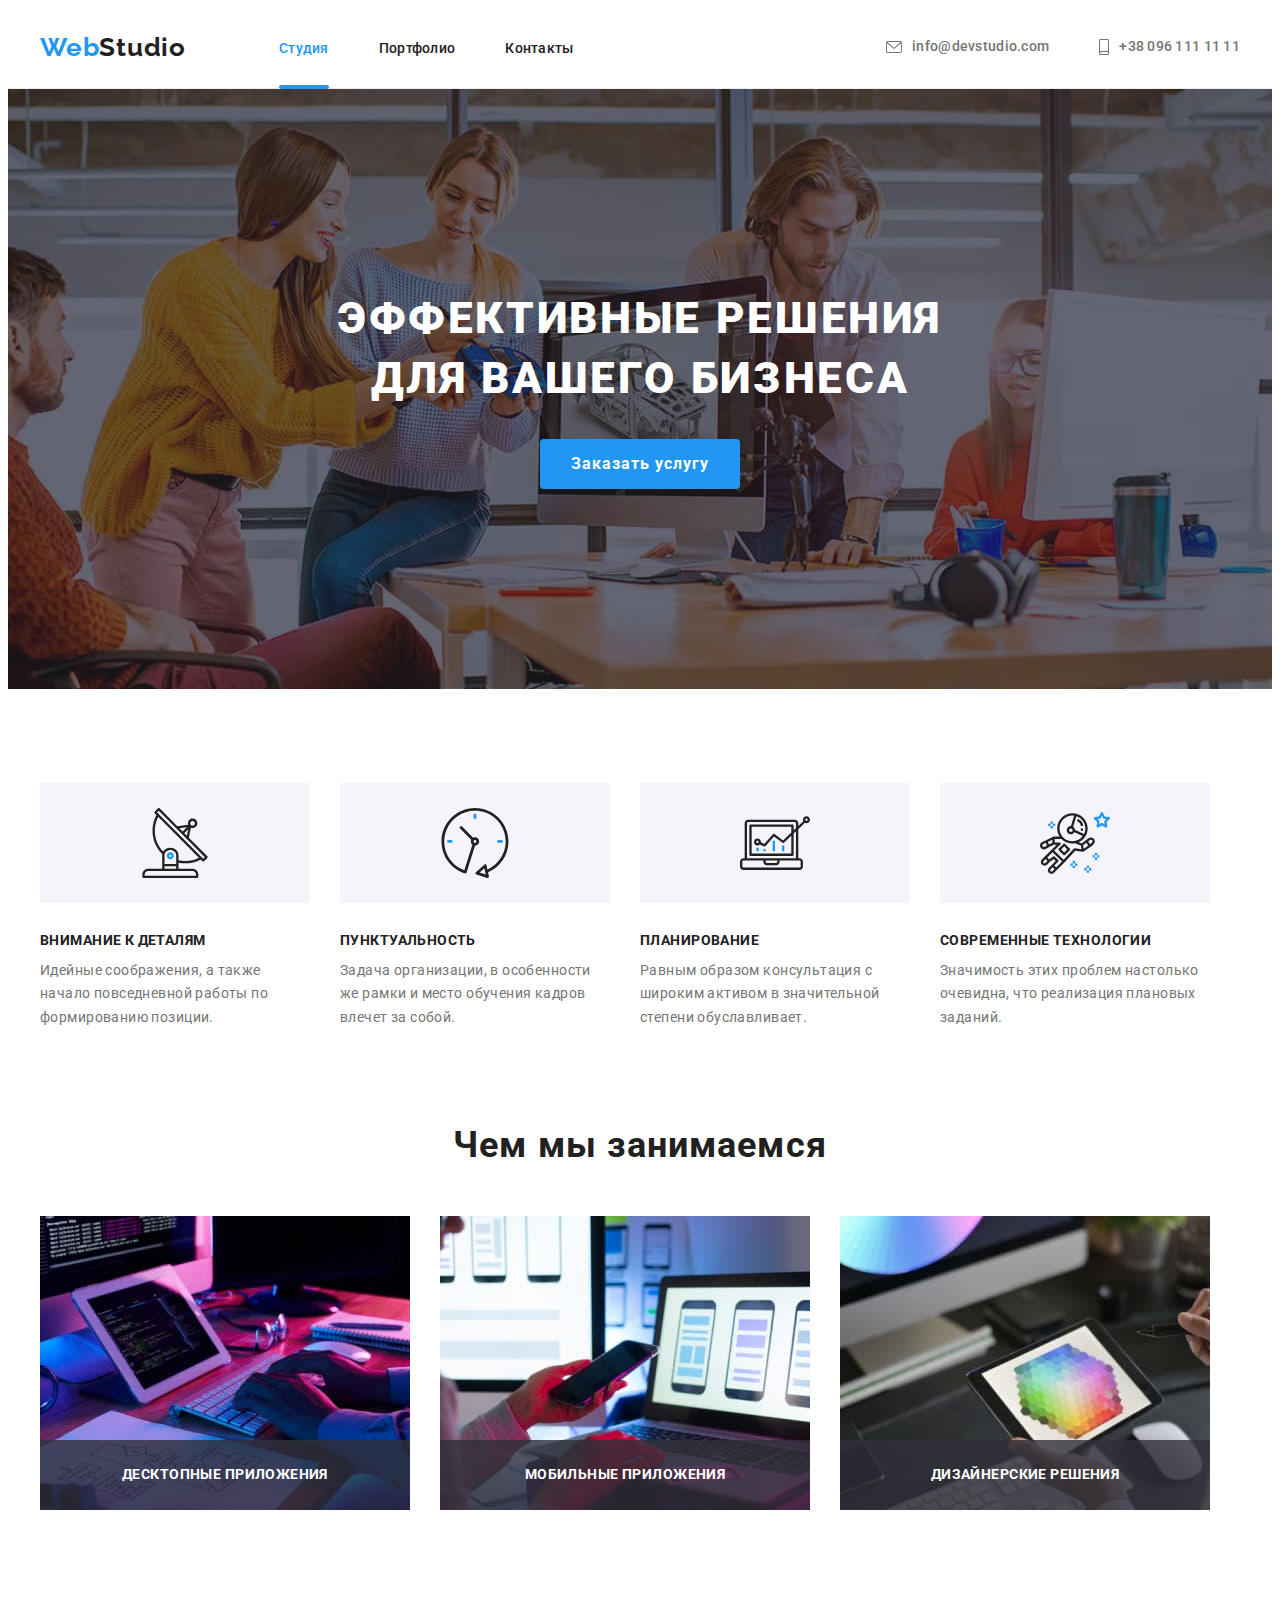
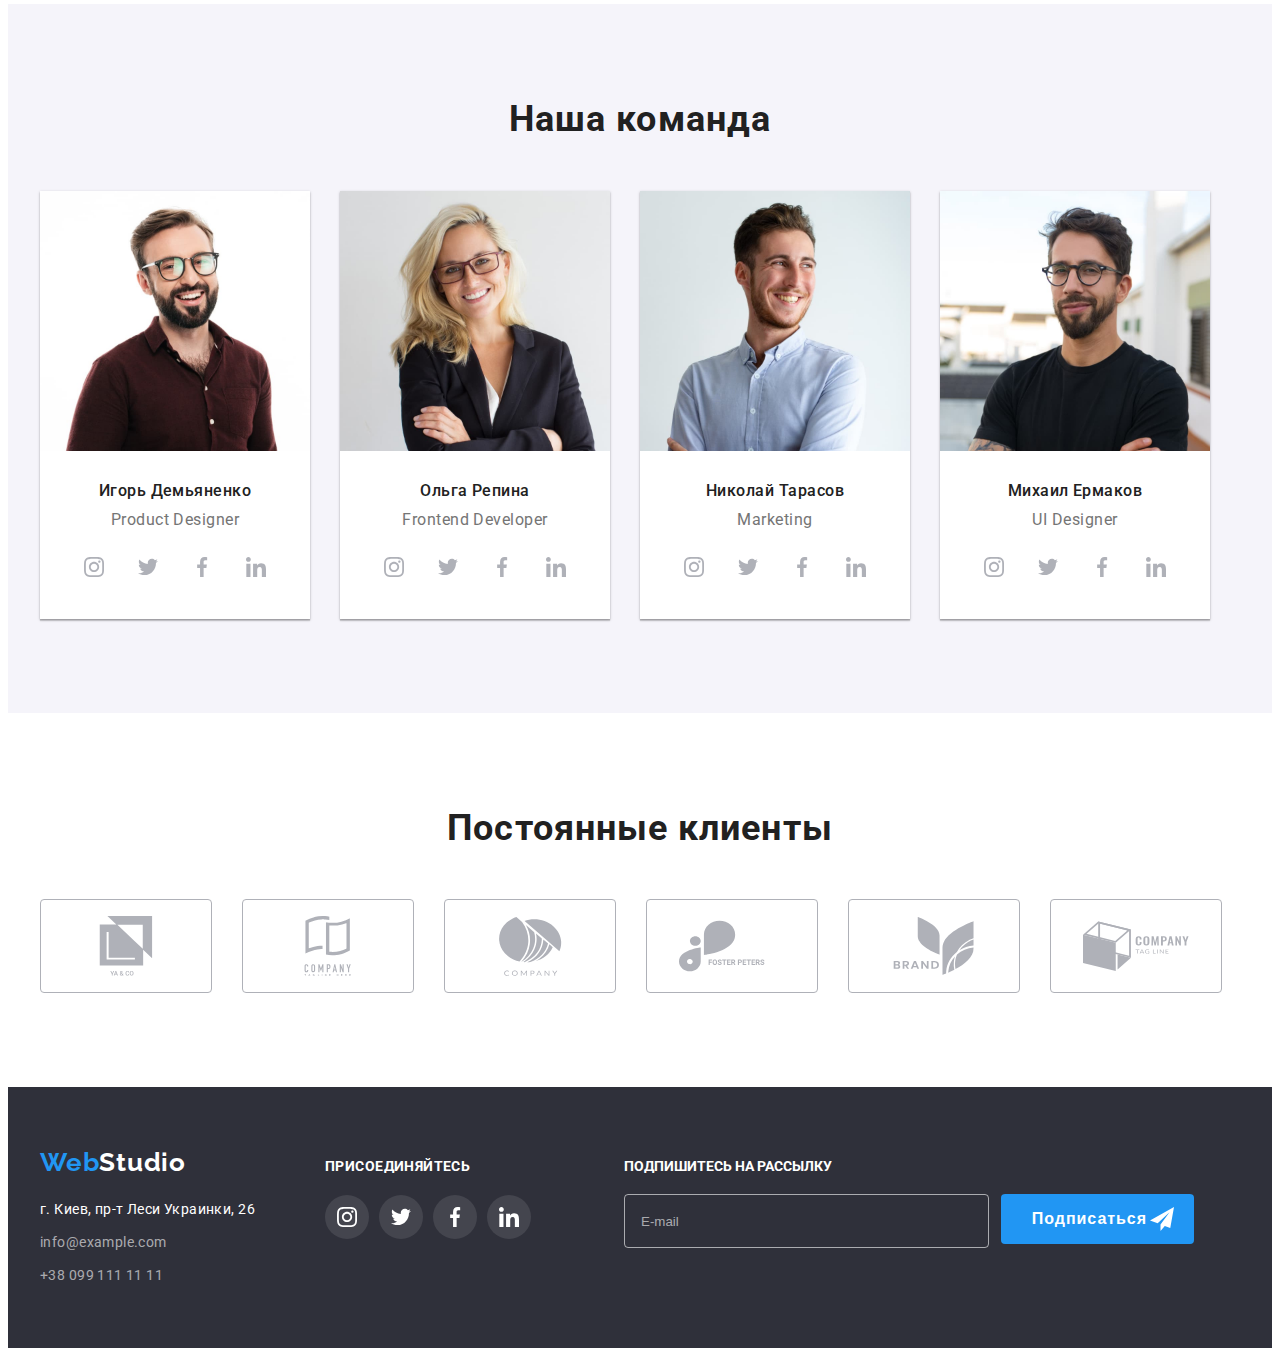
<file: index.html>
<!DOCTYPE html>
<html lang="ru">
<head>
    <meta charset="UTF-8">
    <meta http-equiv="X-UA-Compatible" content="IE=edge">
    <meta name="viewport" content="width=device-width, initial-scale=1.0">
    <title>Document</title>
    <link href="https://fonts.googleapis.com/css2?family=Raleway:wght@700&family=Roboto:wght@400;500;700;900&display=swap"
         rel="stylesheet">
    <link rel="stylesheet" href="https://cdnjs.cloudflare.com/ajax/libs/modern-normalize/1.1.0/modern-normalize.min.css" integrity="sha512-wpPYUAdjBVSE4KJnH1VR1HeZfpl1ub8YT/NKx4PuQ5NmX2tKuGu6U/JRp5y+Y8XG2tV+wKQpNHVUX03MfMFn9Q==" crossorigin="anonymous" referrerpolicy="no-referrer" />
    <link rel="stylesheet" href="./css/styles.css" />  
</head>
 
<body class="start-page"> 
    <header class="header">
        <div class="container">
            <a href="" class="header-logo link">Web<span class="header-logo-black link">Studio</span></a> 
        <ul class="header-list list ">
            <li class="header-item"><a href="" class="header-link head-text current link">Студия</a></li>
            <li class="header-item"><a href="./portfolio.html" class="header-link head-text link">Портфолио</a></li>
            <li class="header-item"><a href="" class="header-link head-text link">Контакты</a></li>
        </ul>
    
        <div class="header-nav">
        <nav class="header-navigation">
            
            <ul class="header-address list">
                <li class="header-contacts"><a href="mailto:info@devstudio.com" class="header-mail-link head-text link">
                    <svg class="header-mail-icon" width="16" height="12">
                        <use href="./images/symbol-defs.svg#icon-envelope"></use>
                    </svg>info@devstudio.com
                </a>
                </li>
                <li class="header-contacts"><a href="tel:+380961111111" class="header-tel-link head-text link">
                    <svg class="header-tel-icon" width="10" height="16">
                        <use href="./images/symbol-defs.svg#icon-smartphone"></use>
                    </svg>+38 096 111 11 11
                </a>
            </li>
            </ul>
        </nav>
        </div>
        </div>
    </header>

    <main>
        <section class="hero">
            <div class="container">
            <h1 class="hero-title">
                ЭФФЕКТИВНЫЕ РЕШЕНИЯ <br /> 
                ДЛЯ ВАШЕГО БИЗНЕСА
            </h1>
                <button type="button" class="hero-btn" data-modal-open>Заказать услугу</button>
            </div>
        </section>
        
        <section class="features">
            <div class="container">
            <ul class="features-list list">
        <li class="features-item">
            <div class="features-icon">
                <svg class="features-icon-image" width="70" height="70">
                    <use href="./images/symbol-defs.svg#icon-antenna"></use>
                </svg>
            </div>
            <h3 class="features-top-text">Внимание к деталям</h3>
        <p class="features-text secondary-text">Идейные соображения, а также начало повседневной работы по формированию позиции.</p>
        </li>
        <li class="features-item">
            <div class="features-icon">
                <svg class="features-icon-image" width="70" height="70">
                    <use href="./images/symbol-defs.svg#icon-clock"></use>
                </svg>
            </div>
            <h3 class="features-top-text">Пунктуальность</h3>
        <p class="features-text secondary-text">Задача организации, в особенности же рамки и место обучения кадров влечет за собой.</p>
        </li>
        <li class="features-item">
            <div class="features-icon">
                <svg class="features-icon-image" width="70" height="70">
                    <use href="./images/symbol-defs.svg#icon-diagram"></use>
                </svg>
            </div>
            <h3 class="features-top-text">Планирование</h3>
        <p class="features-text secondary-text">Равным образом консультация с широким активом в значительной степени обуславливает.</p>
        </li>
        <li class="features-item">
            <div class="features-icon">
                <svg class="features-icon-image" width="70" height="70">
                    <use href="./images/symbol-defs.svg#icon-astronaut"></use>
                </svg>
            </div>
            <h3 class="features-top-text">Современные технологии</h3>
        <p class="features-text secondary-text">Значимость этих проблем настолько очевидна, что реализация плановых заданий.</p>
        </li>
            </ul>
        </div>
        </section>

        <section class="work">
            <div class="container">
            <h2 class="work-title">Чем мы занимаемся</h2>
            
            <ul class="work-pictures list">
                <li class="work-image">
                    <div class="work-box">
                    <img src="./images/photo_hands_1.jpg" alt="руки на клавиатуре"
                     width="370" height="294">
                    <p class="work-text">ДЕСКТОПНЫЕ ПРИЛОЖЕНИЯ</p>
                    </div>
                    </li>
                <li class="work-image">
                    <div class="work-box">
                    <img src="./images/photo_hands_2.jpg" alt="в руке телефон"
                    width="370" height="294">
                <p class="work-text">МОБИЛЬНЫЕ ПРИЛОЖЕНИЯ</p>
                    </div>
                </li>
                <li class="work-image">
                    <div class="work-box">
                    <img src="./images/photo_hands_3.jpg" alt="в руке планшет"
                    width="370" height="294">
                <p class="work-text">ДИЗАЙНЕРСКИЕ РЕШЕНИЯ</p>
                    </div>
                </li>
            </ul>
        </div>
        </section>

        <section class="team">
            <div class="container">
            <h2 class="team-title">Наша команда</h2>
            <ul class="team-pictures list">
                <li class="team-image">
                    <img src="./images/ihor.jpg" alt="фото сотрудника" width="270" height="260" class="team-img">
                <div class="team-box">
                    <h3 class="team-name">Игорь Демьяненко</h3>
                    <p lang="en" class="team-text">Product Designer</p>
                    <ul class="team-social-list list">
                        <li class="team-social-item"><a href="" class="team-social-link">
                            <svg class="team-social-icon" width="20" height="20">
                                <use href="./images/symbol-defs.svg#icon-instagram"></use>
                            </svg>
                        </a>
                    </li>
                        <li class="team-social-item"><a href="" class="team-social-link">
                            <svg class="team-social-icon" width="20" height="20">
                                <use href="./images/symbol-defs.svg#icon-twitter"></use>
                            </svg>
                        </a>
                    </li>
                        <li class="team-social-item"><a href="" class="team-social-link">
                            <svg class="team-social-icon" width="20" height="20">
                                <use href="./images/symbol-defs.svg#icon-facebook"></use>
                            </svg>
                        </a>
                    </li>
                        <li class="team-social-item"><a href="" class="team-social-link">
                            <svg class="team-social-icon" width="20" height="20">
                                <use href="./images/symbol-defs.svg#icon-linkedin"></use>
                            </svg>
                        </a>
                    </li>
                    </ul>
                </div>
                </li>
                <li class="team-image">
                    <img src="./images/olga.jpg" alt="фото сотрудника" width="270" height="260" class="team-img">
                <div class="team-box">
                    <h3 class="team-name">Ольга Репина</h3>
                    <p lang="en" class="team-text">Frontend Developer</p>
                    <ul class="team-social-list list">
                        <li class="team-social-item"><a href="" class="team-social-link">
                            <svg class="team-social-icon" width="20" height="20">
                                <use href="./images/symbol-defs.svg#icon-instagram"></use>
                            </svg>
                        </a>
                    </li>
                        <li class="team-social-item"><a href="" class="team-social-link">
                            <svg class="team-social-icon" width="20" height="20">
                                <use href="./images/symbol-defs.svg#icon-twitter"></use>
                            </svg>
                        </a>
                    </li>
                        <li class="team-social-item"><a href="" class="team-social-link">
                            <svg class="team-social-icon" width="20" height="20">
                                <use href="./images/symbol-defs.svg#icon-facebook"></use>
                            </svg>
                        </a>
                    </li>
                        <li class="team-social-item"><a href="" class="team-social-link">
                            <svg class="team-social-icon" width="20" height="20">
                                <use href="./images/symbol-defs.svg#icon-linkedin"></use>
                            </svg>
                        </a>
                    </li>
                    </ul>
                </div>
                </li>
                <li class="team-image">
                    <img src="./images/nikolay.jpg" alt="фото сотрудника" width="270" height="260" class="team-img">
                <div class="team-box">
                    <h3 class="team-name">Николай Тарасов</h3>
                    <p lang="en" class="team-text">Marketing</p>
                    <ul class="team-social-list list">
                        <li class="team-social-item"><a href="" class="team-social-link">
                            <svg class="team-social-icon" width="20" height="20">
                                <use href="./images/symbol-defs.svg#icon-instagram"></use>
                            </svg>
                        </a>
                    </li>
                        <li class="team-social-item"><a href="" class="team-social-link">
                            <svg class="team-social-icon" width="20" height="20">
                                <use href="./images/symbol-defs.svg#icon-twitter"></use>
                            </svg>
                        </a>
                    </li>
                        <li class="team-social-item"><a href="" class="team-social-link">
                            <svg class="team-social-icon" width="20" height="20">
                                <use href="./images/symbol-defs.svg#icon-facebook"></use>
                            </svg>
                        </a>
                    </li>
                        <li class="team-social-item"><a href="" class="team-social-link">
                            <svg class="team-social-icon" width="20" height="20">
                                <use href="./images/symbol-defs.svg#icon-linkedin"></use>
                            </svg>
                        </a>
                    </li>
                    </ul>
                </div>
                </li>
                <li class="team-image">
                    <img src="./images/michael.jpg" alt="фото сотрудника" width="270" height="260" class="team-img">
                <div class="team-box">
                    <h3 class="team-name">Михаил Ермаков</h3>
                    <p lang="en" class="team-text">UI Designer</p>
                    <ul class="team-social-list list">
                        <li class="team-social-item"><a href="" class="team-social-link">
                            <svg class="team-social-icon" width="20" height="20">
                                <use href="./images/symbol-defs.svg#icon-instagram"></use>
                            </svg>
                        </a>
                    </li>
                        <li class="team-social-item"><a href="" class="team-social-link">
                            <svg class="team-social-icon" width="20" height="20">
                                <use href="./images/symbol-defs.svg#icon-twitter"></use>
                            </svg>
                        </a>
                    </li>
                        <li class="team-social-item"><a href="" class="team-social-link">
                            <svg class="team-social-icon" width="20" height="20">
                                <use href="./images/symbol-defs.svg#icon-facebook"></use>
                            </svg>
                        </a>
                    </li>
                        <li class="team-social-item"><a href="" class="team-social-link">
                            <svg class="team-social-icon" width="20" height="20">
                                <use href="./images/symbol-defs.svg#icon-linkedin"></use>
                            </svg>
                        </a>
                    </li>
                    </ul>
                </div>
                </li>
            </ul>
        </div>
        </section>

        <section class="clients">
            <div class="container">
            <h2 class="clients-title">Постоянные клиенты</h2>
            <ul class="clients-list list">
                <li class="clients-item"><a href="" class="clients-link">
                    <svg class="clients-link-icon" width="106" height="60">
                        <use href="./images/symbol-defs.svg#icon-Logo-1"></use>
                    </svg>
                </a>
            </li>
                <li class="clients-item"><a href="" class="clients-link">
                    <svg class="clients-link-icon" width="106" height="60">
                        <use href="./images/symbol-defs.svg#icon-Logo-2"></use>
                    </svg>
                </a>
            </li>
                <li class="clients-item"><a href="" class="clients-link">
                    <svg class="clients-link-icon" width="106" height="60">
                        <use href="./images/symbol-defs.svg#icon-Logo-3"></use>
                    </svg>
                </a>
            </li>
                <li class="clients-item"><a href="" class="clients-link">
                    <svg class="clients-link-icon" width="106" height="60">
                        <use href="./images/symbol-defs.svg#icon-Logo-4"></use>
                    </svg>
                </a>
            </li>
                <li class="clients-item"><a href="" class="clients-link">
                    <svg class="clients-link-icon" width="106" height="60">
                        <use href="./images/symbol-defs.svg#icon-Logo-5"></use>
                    </svg>
                </a>
            </li>
                <li class="clients-item"><a href="" class="clients-link">
                    <svg class="clients-link-icon" width="106" height="60">
                        <use href="./images/symbol-defs.svg#icon-Logo-6"></use>
                    </svg>
                </a>
            </li>
            </ul>
            </div>
        </section>
    </main>

    <footer class="footer">
<div class="container">
    <div class="footer-address">
        <a href="" class="footer-logo link">Web<span class="footer-logo-white link">Studio</span></a> 
        <address class="address">
            <ul class="address-list list">
                <li class="address-item"><a href="" class="footer-address-street secondary-text link">г. Киев, пр-т Леси Украинки, 26</a></li>
                <li class="address-item"><a href="mailto:info@example.com" class="footer-mail-link secondary-text link">info@example.com</a></li>
                <li class="address-item"><a href="tel:+380991111111" class="footer-tel-link secondary-text link">+38 099 111 11 11</a></li>
            </ul>
        </address>
    </div>

        <div class="footer-social">
            <h3 class="footer-social-title">ПРИСОЕДИНЯЙТЕСЬ</h3>
            <ul class="footer-social-list list">
                <li class="footer-social-item"><a href="" class="footer-social-link link">
                    <svg class="footer-social-icon" width="20" height="20">
                        <use href="./images/symbol-defs.svg#icon-instagram"></use>
                    </svg>
                </a>
            </li>
                <li class="footer-social-item"><a href="" class="footer-social-link link">
                    <svg class="footer-social-icon" width="20" height="20">
                        <use href="./images/symbol-defs.svg#icon-twitter"></use>
                    </svg>
                </a>
            </li>
                <li class="footer-social-item"><a href="" class="footer-social-link link">
                    <svg class="footer-social-icon" width="20" height="20">
                        <use href="./images/symbol-defs.svg#icon-facebook"></use>
                    </svg>
                </a>
            </li>
                <li class="footer-social-item"><a href="" class="footer-social-link link">
                    <svg class="footer-social-icon" width="20" height="20">
                        <use href="./images/symbol-defs.svg#icon-linkedin"></use>
                    </svg>
                </a>
            </li>
            </ul>
        </div>

        <form class="mailing-list">

            <p class="mailing-title">ПОДПИШИТЕСЬ НА РАССЫЛКУ</p>
            <div class="subscribe-field" role="group">
              <input class="subscribe-email" type="email" name="subscribe" placeholder="E-mail" />

              <button class="subscribe-btn" type="submit">
                <span class="subscribe-text">Подписаться</span>
                <svg class="subscribe-icon" width="24" height="24">
                    <use href="./images/symbol-defs.svg#icon-send"></use>
                </svg>
              </button>
            </div>
          </form>
    </div>
    </footer>


    <div class="backdrop is-hidden" data-modal>
      <div class="modal">
        <button type="button" class="modal-btn" data-modal-close>
            <svg class="modal-icon" width="30" height="30">
                <use href="./images/symbol-defs.svg#icon-close"></use>
            </svg>
        </button>
        
        <p class="modal-tittle">Оставьте свои данные, мы вам перезвоним</p>

        <form>

        <div class="modal-field">
            <label class="modal-label" for="name">Имя</label>
            <div class="modal-input-wrap">
            <input type="text" class="modal-input" name="name" id="name"/>
        
        <svg class="input-icon" width="18" height="18">
            <use href="./images/symbol-defs.svg#icon-person-black"></use>
        </svg>
            </div>
        </div>

        <div class="modal-field">
            <label class="modal-label" for="tel">Телефон</label>
            <div class="modal-input-wrap">
            <input type="tel" class="modal-input" name="tel" id="tel"/>
        
        <svg class="input-icon" width="18" height="18">
            <use href="./images/symbol-defs.svg#icon-phone-black"></use>
        </svg>
            </div>
        </div>

        <div class="modal-field">
            <label class="modal-label" for="email">Почта</label>
            <div class="modal-input-wrap">
            <input type="email" class="modal-input" name="email" id="email"/>
        
        <svg class="input-icon" width="18" height="18">
            <use href="./images/symbol-defs.svg#icon-email-black"></use>
        </svg>
            </div>
        </div>

        <div class="modal-comment-field">
            <label class="modal-label" for="comment">Комментарий</label>
            <textarea name="comment" id="comment" placeholder="Введите текст" class="modal-comment"></textarea>
        </div>

        <div class="modal-checkbox-field">
            <input type="checkbox" class="input-check visually-hidden" id="input-check" name="policy" value="policy" />
            <label for="input-check" class="check-text">
            <a class="checkbox-text">Соглашаюсь с рассылкой и принимаю</a>
            <a href="" class="checkbox-link cursor">Условия договора</a>
            </label>

        </div>

            <button type="submit" class="modal-submit-btn">Отправить</button>

        </form> 
      </div>  
    </div>
    <script src="./js/modal.js"></script>
</body>
</html>
</file>
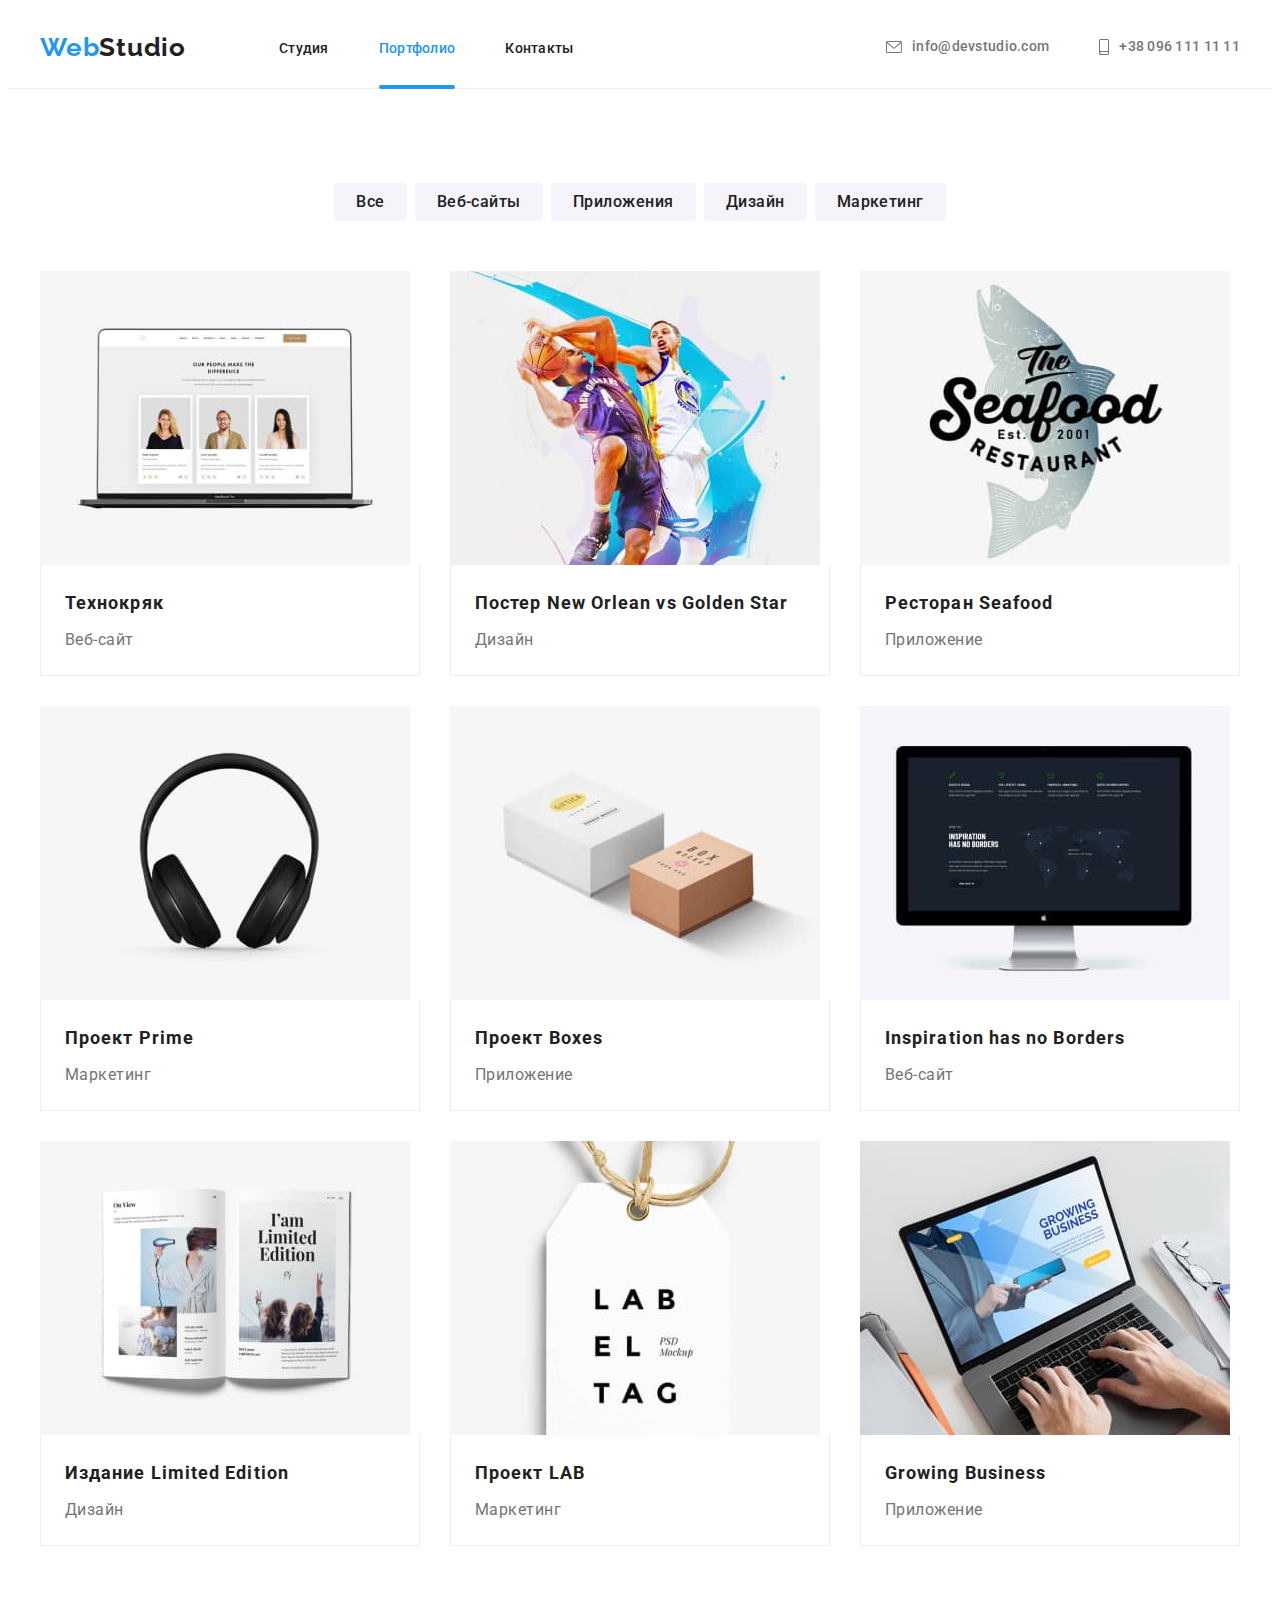
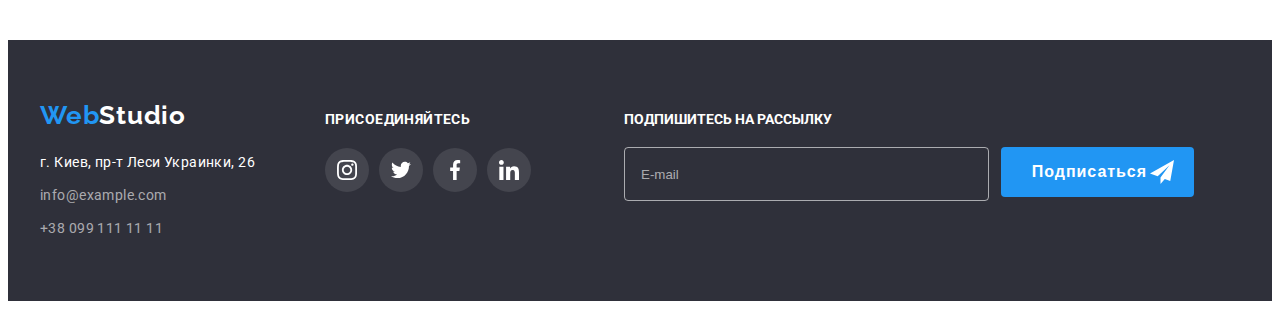
<file: portfolio.html>
<!DOCTYPE html>
<html lang="ru">
<head>
    <meta charset="UTF-8">
    <meta http-equiv="X-UA-Compatible" content="IE=edge">
    <meta name="viewport" content="width=device-width, initial-scale=1.0">
    <title>Document</title>
    <link href="https://fonts.googleapis.com/css2?family=Raleway:wght@700&family=Roboto:wght@400;500;700;900&display=swap"
         rel="stylesheet">
    <link rel="stylesheet" href="https://cdnjs.cloudflare.com/ajax/libs/modern-normalize/1.1.0/modern-normalize.min.css" integrity="sha512-wpPYUAdjBVSE4KJnH1VR1HeZfpl1ub8YT/NKx4PuQ5NmX2tKuGu6U/JRp5y+Y8XG2tV+wKQpNHVUX03MfMFn9Q==" crossorigin="anonymous" referrerpolicy="no-referrer" />
    <link rel="stylesheet" href="./css/styles.css" />
</head>

<body class="portfolio-page">

    <header class="portfolio">
        <div class="container">
            <a href="" class="portfolio-logo link">Web<span class="portfolio-logo-black link">Studio</span></a>

        <ul class="portfolio-list list">
            <li class="portfolio-item"><a href="./index.html" class="portfolio-link head-text link">Студия</a></li>
            <li class="portfolio-item"><a href="" class="portfolio-link head-text current link">Портфолио</a></li>
            <li class="portfolio-item"><a href="" class="portfolio-link head-text link">Контакты</a></li>
        </ul>

        <div class="portfolio-nav">
        <nav class="portfolio-navigation">
            <ul class="portfolio-address list">
                <li class="portfolio-item-contacts"><a href="mailto:info@devstudio.com" class="portfolio-mail-link head-text link">
                    <svg class="header-mail-icon" width="16" height="12">
                        <use href="./images/symbol-defs.svg#icon-envelope"></use>
                    </svg>info@devstudio.com
                </a>
                </li>
                <li class="portfolio-item-contacts"><a href="tel:+380961111111" class="portfolio-tel-link head-text link">
                    <svg class="header-tel-icon" width="10" height="16">
                        <use href="./images/symbol-defs.svg#icon-smartphone"></use>
                    </svg>+38 096 111 11 11
                </a>
            </li>
            </ul>
            </nav>
        </div>
        </div>
    </header>
    <main>

<section class="filter">

<div class="container">
<h1 class="visually-hidden">Портфолио</h1>
    <ul class="filter-list list"> 
        <li class="filter-item"><button type="button" class="filter-btn">Все</button></li>
        <li class="filter-item"><button type="button" class="filter-btn">Веб-сайты</button></li>
        <li class="filter-item"><button type="button" class="filter-btn">Приложения</button></li>
        <li class="filter-item"><button type="button" class="filter-btn">Дизайн</button></li>
        <li class="filter-item"><button type="button" class="filter-btn">Маркетинг</button></li>
    </ul>
    
    <ul class="filter-list-project list">
        <li class="filter-list-item"><a href="" class="filter-project link">
            <div class="filter-wrap">
            <img src="./images/pf_project_1.jpg" alt="Проэкт 1" width="370" height="294"
            class="filter-img">
            <p class="filter-top-text">
            Ресурс предлагает комплексные предложения с разным уровнем функционала и сервисов. Все это позволит посетителю получить исчерпывающие сведения о компании или частном лице.
            </p>
        </div>
            <div class="filter-box">
        <h2 class="filter-name">Технокряк</h2>
        <p class="filter-text">Веб-сайт</p>
    </div>
        </a>
    </li>
        <li class="filter-list-item"><a href="" class="filter-project link">
            <div class="filter-wrap">
            <img src="./images/pf_project_2.jpg" alt="Проэкт 2" width="370" height="294"
            class="filter-img">
            <p class="filter-top-text">
                Ресурс предлагает комплексные предложения с разным уровнем функционала и сервисов. Все это позволит посетителю получить исчерпывающие сведения о компании или частном лице.
                </p>
            </div>
            <div class="filter-box">
            <h2 class="filter-name">Постер New Orlean vs Golden Star</h2>
            <p class="filter-text">Дизайн</p>
        </div>
        </a>
    </li>
        <li class="filter-list-item"><a href="" class="filter-project link">
            <div class="filter-wrap">
            <img src="./images/pf_project_3.jpg" alt="Проэкт 3" width="370" height="294"
            class="filter-img">
            <p class="filter-top-text">
                Ресурс предлагает комплексные предложения с разным уровнем функционала и сервисов. Все это позволит посетителю получить исчерпывающие сведения о компании или частном лице.
                </p>
            </div>
            <div class="filter-box">
            <h2 class="filter-name">Ресторан Seafood</h2>
            <p class="filter-text">Приложение</p>
        </div>
        </a>
    </li>
        <li class="filter-list-item"><a href="" class="filter-project link">
            <div class="filter-wrap">
            <img src="./images/pf_project_4.jpg" alt="Проэкт 4" width="370" height="294" 
            class="filter-img">
            <p class="filter-top-text">
                Ресурс предлагает комплексные предложения с разным уровнем функционала и сервисов. Все это позволит посетителю получить исчерпывающие сведения о компании или частном лице.
                </p>
            </div>
            <div class="filter-box">
            <h2 class="filter-name">Проект Prime</h2>
            <p class="filter-text">Маркетинг</p>
        </div>
        </a>
    </li>
        <li class="filter-list-item"><a href="" class="filter-project link">
            <div class="filter-wrap">
            <img src="./images/pf_project_5.jpg" alt="Проэкт 5" width="370" height="294"
            class="filter-img">
            <p class="filter-top-text">
                Ресурс предлагает комплексные предложения с разным уровнем функционала и сервисов. Все это позволит посетителю получить исчерпывающие сведения о компании или частном лице.
                </p>
            </div>
            <div class="filter-box">
            <h2 class="filter-name">Проект Boxes</h2>
            <p class="filter-text">Приложение</p>
        </div>
        </a>
    </li>
        <li class="filter-list-item"><a href="" class="filter-project link">
            <div class="filter-wrap">
            <img src="./images/pf_project_6.jpg" alt="Проэкт 6" width="370" height="294" 
            class="filter-img">
            <p class="filter-top-text">
                Ресурс предлагает комплексные предложения с разным уровнем функционала и сервисов. Все это позволит посетителю получить исчерпывающие сведения о компании или частном лице.
                </p>
            </div>
            <div class="filter-box">
            <h2 class="filter-name">Inspiration has no Borders</h2>
            <p class="filter-text">Веб-сайт</p>
        </div>
        </a>
    </li>
        <li class="filter-list-item"><a href="" class="filter-project link">
            <div class="filter-wrap">
            <img src="./images/pf_project_7.jpg" alt="Проэкт 7" width="370" height="294" 
            class="filter-img">
            <p class="filter-top-text">
                Ресурс предлагает комплексные предложения с разным уровнем функционала и сервисов. Все это позволит посетителю получить исчерпывающие сведения о компании или частном лице.
                </p>
            </div>
            <div class="filter-box">
            <h2 class="filter-name">Издание Limited Edition</h2>
            <p class="filter-text">Дизайн</p>
        </div>
        </a>
    </li>
        <li class="filter-list-item"><a href="" class="filter-project link">
            <div class="filter-wrap">
            <img src="./images/pf_project_8.jpg" alt="Проэкт 8" width="370" height="294" 
            class="filter-img">
            <p class="filter-top-text">
                Ресурс предлагает комплексные предложения с разным уровнем функционала и сервисов. Все это позволит посетителю получить исчерпывающие сведения о компании или частном лице.
                </p>
            </div>
            <div class="filter-box">
            <h2 class="filter-name">Проект LAB</h2>
            <p class="filter-text">Маркетинг</p>
        </div>
        </a>
    </li>
        <li class="filter-list-item"><a href="" class="filter-project link">
            <div class="filter-wrap">
            <img src="./images/pf_project_9.jpg" alt="Проэкт 9" width="370" height="294" 
            class="filter-img">
            <p class="filter-top-text">
                Ресурс предлагает комплексные предложения с разным уровнем функционала и сервисов. Все это позволит посетителю получить исчерпывающие сведения о компании или частном лице.
                </p>
            </div>
            <div class="filter-box">
            <h2 class="filter-name">Growing Business</h2>
            <p class="filter-text">Приложение</p>
        </div>
        </a>
    </li>
    </ul>
</div>
</section>

    </main>  
    
    <footer class="portfolio-footer">
    <div class="container">
        <div class="portfolio-footer-address">
        <a href="" class="portfolio-footer-logo link">Web<span class="portfolio-footer-logo-white link">Studio</span></a>
        <address class="portfolio-contacts">
            <ul class="portfolio-contacts-list list">
                <li class="contacts-item"><a href="" class="contacts-link-street secondary-text link">г. Киев, пр-т Леси Украинки, 26</a></li>
                <li class="contacts-item"><a href="mailto:info@example.com" class="contacts-mail-link secondary-text link">info@example.com</a></li>
                <li class="contacts-item"><a href="tel:+380991111111" class="contacts-tel-link secondary-text link">+38 099 111 11 11</a></li>
            </ul>
        </address>
        </div>

        <div class="portfolio-footer-social">
            <h3 class="portfolio-footer-social-title">ПРИСОЕДИНЯЙТЕСЬ</h3>
            <ul class="portfolio-footer-social-list list">
                <li class="portfolio-footer-social-item"><a href="" class="portfolio-footer-social-link link">
                    <svg class="portfolio-footer-social-icon" width="20" height="20">
                        <use href="./images/symbol-defs.svg#icon-instagram"></use>
                    </svg>
                </a>
            </li>
                <li class="portfolio-footer-social-item"><a href="" class="footer-social-link link">
                    <svg class="footer-social-icon" width="20" height="20">
                        <use href="./images/symbol-defs.svg#icon-twitter"></use>
                    </svg>
                </a>
            </li>
                <li class="portfolio-footer-social-item"><a href="" class="footer-social-link link">
                    <svg class="footer-social-icon" width="20" height="20">
                        <use href="./images/symbol-defs.svg#icon-facebook"></use>
                    </svg>
                </a>
            </li>
                <li class="portfolio-footer-social-item"><a href="" class="footer-social-link link">
                    <svg class="footer-social-icon" width="20" height="20">
                        <use href="./images/symbol-defs.svg#icon-linkedin"></use>
                    </svg>
                </a>
            </li>
            </ul>
        </div>

        <form class="mailing-list">

            <p class="mailing-title">ПОДПИШИТЕСЬ НА РАССЫЛКУ</p>
            <div class="subscribe-field" role="group">
              <input class="subscribe-email" type="email" name="subscribe" placeholder="E-mail" />

              <button class="subscribe-btn" type="submit">
                <span class="subscribe-text">Подписаться</span>
                <svg class="subscribe-icon" width="24" height="24">
                    <use href="./images/symbol-defs.svg#icon-send"></use>
                </svg>
              </button>
            </div>
          </form>
    </div>
    </footer>
</body>
</html>
</file>
<file: css/styles.css>
/* --- colors --- 
-- Head -- 
Студия #2196F3; (голубой)  Портфолио #212121; (черный)  Контакты  #212121 (черный);
почта  #2196F3; (голубой)  телефон #757575 (серый);
Фон background: #FFFFFF (белый);

-- Hero --
Фон background: #2F303A (черный); Текст #FFFFFF (белый) ?  Кнопка: Текст #FFFFFF (белый) ?,
hover button #188CE8  
Фон #2196F3 (голубой) 

-- Features --
Фон background: #E5E5E5 (белый)
Внимание к деталям #212121 (черный); Пунктуальность #212121; Планирование #212121; Тех #212121;
Текст #F5F4FA (серый)

-- Чем мы занимаемся и Команда --
Фон #E5E5E5 (белый)
Заголовок Команда и имена #212121 (черный)
Фон в команде и должности #f5f4fa (серый)

-- footer --
Фон #2F303A (черный)

*/
:root {
    --primary-bc-color: #E5E5E5;
    --secondary-bc-color: #2F303A;
    --team-bc-color: #F5F4FA;
    --white-bc-color: #FFFFFF; 
    --primary-text-color: #212121;
    --secondary-text-color: #757575;
    --accent-color: #2196f3;
    --timing-function: cubic-bezier(0.4, 0, 0.2, 1);
    
}
/* ----- <body> start-page ----- */

.start-page {
    font-family: "Roboto", Tahoma, sans-serif;
    background-color: var(--white-bc-color);
     color: var(--primary-text-color);
 }

 p,h1,h2,h3,h4,h5,h6 {
     margin: 0;
 }

 ul, ol {
    padding-left: 0;
    margin: 0;
 }

 img {
     display: block;
     max-width: 100%;
     height: auto;
 }

 .link {
     text-decoration: none;
 }

 .list {
     list-style: none;
 }

 .container {
     width: 1200px;
     padding-left: 15px;
     padding-right: 15px;
     margin: 0 auto;
     /*
     outline: 1px solid red; */
 }

 .visually-hidden {
    position: absolute;
    white-space: nowrap;
    width: 1px;
    height: 1px;
    overflow: hidden;
    border: 0;
    padding: 0;
    clip: rect(0 0 0 0);
    clip-path: inset(50%);
    margin: -1px;
 }

 .head-text {
    font-weight: 500;
    font-size: 14px;
    line-height: 1.14;
    letter-spacing: 0.02em;
 }

 .secondary-text {
    font-style: normal;
    font-size: 14px;
    line-height: 1.71;
    letter-spacing: 0.03em;

 }

 /* ----- Header ----- */

 .header {
     padding-top: 24px;
     padding-bottom: 25px;
     border-bottom: 1px solid #eeeeee;

     background-color: var(--white-bc-color);
 }

.header .container {
    display: flex;
    align-items: center;
}

.header-list {
    display: flex;
}


/* --- header-logo --- */


.header-logo {
    display: block;
    margin-right: 93px;

font-family: 'Raleway';
font-weight: 700;
font-size: 26px;
line-height: 1.19;
letter-spacing: 0.03em;

    color: var(--accent-color);
}

.header-logo-black {
    color: var(--primary-text-color);
}

/* --- header-list --- */

.header-link {
padding-top: 32px;
padding-bottom: 32px;

color: var(--primary-text-color);

position: relative;

transition: color 250ms var(--timing-function);
}

.header-link:hover,
.header-link:focus {
    color: var(--accent-color);
}

.current::after {
    content: '';

    display: block;
    position: absolute;
    left: 0px;
    bottom: -1px;
    border-radius: 2px;

    width: 100%;
    height: 4px;

    background-color: var(--accent-color);
}

.current {
    color: var(--accent-color);
}

.header-item:not(:last-child) {
    margin-right: 50px;
}


/* --- header-address --- */

.header-nav {
    margin-left: auto;
}

.header-address {
    display: flex;
}

.header-mail-link {
    display: flex;
    margin-right: 50px;
    align-items: center;

    color: var(--secondary-text-color);

    transition: color 250ms var(--timing-function);
}

.header-mail-link:hover,
.header-mail-link:focus {
    color: var(--accent-color);  
}

.header-mail-icon {
    margin-right: 10px;
    
    fill: currentColor;
    }

.header-tel-link {
    display: flex;
    align-items: center;

    color: var(--secondary-text-color);  

    transition: color 250ms var(--timing-function);
}

.header-tel-link:hover,
.header-tel-link:focus {
    color: var(--accent-color);
}

.header-tel-icon {
    margin-right: 10px;
    align-items: baseline;
    
    fill: currentColor;
    }

/*
.header-tel-link .header-tel-icon:hover,
.header-tel-link .header-tel-icon:focus {
    color: var(--accent-color); 
    fill: var(--accent-color); 
}
*/

/* ----- Hero ----- */


.hero {
    padding-top: 200px;
    padding-bottom: 200px;

    background-color: var(--secondary-bc-color);

        background-image:linear-gradient(
        rgba(47, 48, 58, 0.4), 
        rgba(47, 48, 58, 0.4)), 
        url(../images/hero_bc.jpg);
        background-repeat: no-repeat;
        background-size: cover;
        background-position: center;
        max-width: 1600px;
        margin: 0 auto;
}
.hero-title {
font-weight: 900;
font-size: 44px;
line-height: 1.36;
text-align: center;
letter-spacing: 0.06em;
text-transform: uppercase;

    max-width: 700px;
    margin-left: auto;
    margin-right: auto;
    margin-bottom: 30px;

    color: var(--white-bc-color);
}

.hero-btn { 
    width: 200px; 
    height: 50px;
    border: none;
    border-radius: 4px;

font-family: inherit; 
font-style: normal; 
font-weight: 700;  
font-size: 16px;
line-height: 1.88;
letter-spacing: 0.06em;
background-color: var(--accent-color);

    display: block;
    margin: 0 auto;
    text-align: center;

color: var(--white-bc-color);
cursor: pointer;

transition: color 250ms var(--timing-function), background-color 250ms var(--timing-function);
}

.hero-btn:hover,
.hero-btn:focus {
    background-color: #188ce8;
}

/* --- features --- */

.features {
    padding-top: 94px;
    padding-bottom: 94px;
}

.features-list {
    display: flex;
}

/*.features-item::before {
    display: block;
    content: '';
    height: 120px;

    background-image: url(../images/features_antenna.png);
    background-size: contain;
    background-repeat: no-repeat;
    background-position: center;
    background-color: red;
} */

.features-item:not(:last-child) {
    margin-right: 30px;
}

.features-icon {
display: flex;
max-width: 270px;
height: 120px;
justify-content: center;
align-items: center;

margin-bottom: 30px;

    background-color: var(--team-bc-color);   
}

.features-top-text {
    margin-bottom: 10px;

font-style: normal;
font-size: 14px;
line-height: 1.14;
letter-spacing: 0.03em;
text-transform: uppercase;

    color: var(--primary-text-color);

}

.features-text { 
max-width: 270px;   

    color: var(--secondary-text-color);
}

/* --- <work> Чем мы занимаемся --- */

.work {
    padding-bottom: 94px;
} 

.work-pictures {
    display: flex;
}

.work-title {
    margin-left: auto;
    margin-right: auto;    
    margin-bottom: 50px;

font-size: 36px;
line-height: 1.17;
text-align: center;
letter-spacing: 0.03em;

    color: var(--primary-text-color);
}

.work-image:not(:last-child) {
    margin-right: 30px;
}

.work-box {
position: relative;
}

.work-text {
position: absolute;
bottom: 0;
  
display: flex;
justify-content: center;
align-items: center;

font-weight: 700;
font-size: 14px;
line-height: 1.14;
letter-spacing: 0.03em;

width: 100%;
height: 70px;

color: var(--white-bc-color);
background-color: #2F303ACC;
}

/* --- <team> Наша команда --- */

.team {
    padding-top: 94px;
    padding-bottom: 94px;

    background-color: var(--team-bc-color);
}

.team-title {
    margin-bottom: 50px;

font-size: 36px;
line-height: 1.17;
text-align: center;
letter-spacing: 0.03em;

    color: var(--primary-text-color);
}

.team-pictures {
    display: flex;
    margin-left: -30px;
}

.team-image {
    width: calc(100% / 4 -30px);
    margin-left: 30px;

    box-shadow: 0px 1px 3px #00000033, 0px 1px 1px #00000024,
    0px 2px 1px #0000001f;;
}

.team-name {
    margin-bottom: 10px;

font-weight: 500;
font-size: 16px;
line-height: 1.19;
letter-spacing: 0.03em;
text-align: center;

    color: var(--primary-text-color);
}
.team-text {
font-weight: 400;
font-size: 16px;
line-height: 1.19;
letter-spacing: 0.03em;
text-align: center;

    margin-bottom: 16px;

    color: var(--secondary-text-color);
}

.team-box {
    padding-top: 30px;
    padding-bottom: 30px;

    background-color: #fff;
}

.team-social-list {
    display: flex;
    justify-content: center;
}

.team-social-item + .team-social-item {
    margin-left: 10px;
}

.team-social-link {
    width: 44px;
    height: 44px;
    background-color: var(--white-bc-color);
    border-radius: 50%;
    display: flex;
    justify-content: center;
    align-items: center;

    transition: background-color 250ms var(--timing-function); 
}

.team-social-link:hover,
.team-social-link:focus {
    background-color: var(--accent-color)
}

.team-social-icon {
    fill: #AFB1B8;

    transition: fill 250ms var(--timing-function);
}

.team-social-link:hover .team-social-icon,
.team-social-link:focus .team-social-icon{
    fill: var(--white-bc-color);
}

/* ----- Постоянные клиенты ----- */

.clients {
    padding: 94px 0px;
}


.clients-title {
    margin-bottom: 50px;

font-weight: 700;
font-size: 36px;
line-height: 1.17;
text-align: center;
letter-spacing: 0.03em;
    
    color: var(--primary-text-color);

}

.clients-list {
    display: flex;
}

.clients-item {
    display: flex;
}

.clients-item:not(:last-child) {
    margin-right: 30px;
}

.clients-link {
    display: flex;
    width: 170px;
    height: 92px;

    justify-content: center;
    align-items: center;

    border: 1px solid #AFB1B8;
    border-radius: 4px;
    background-position: center;

    fill: #AFB1B8;

    transition: fill 250ms var(--timing-function);
}

.clients-link:hover,
.clients-link:focus {
    border-color: var(--accent-color);
    fill: var(--accent-color);
}

.clients-link-icon {
    display: flex;
}
/*
.clients-link-icon {
    fill: #AFB1B8;
    display: inline-block;
}
.clients-link-icon:hover,
.clients-link-icon:focus {
    fill: var(--accent-color);  
}
/*
.clients-link:hover .clients-link-icon,
.clients-link:focus .clients-link-icon {
    border-color: var(--accent-color);
    fill: var(--accent-color);
}
.clients-link-icon:hover .clients-link-icon:focus {
    fill: var(--accent-color)
} 
*/


/* ----- <footer> Контакты ----- */

.footer {
    padding-top: 60px;
    padding-bottom: 60px;

    background-color: var(--secondary-bc-color);
}

.footer .container {
    display: flex;
    align-items: baseline;
}

.footer-logo {  
    margin-bottom: 20px;
    display: block;

font-family: 'Raleway';
font-weight: 700;
font-size: 26px;
line-height: 1.19;
letter-spacing: 0.03em;

    color: var(--accent-color);
}
.footer-logo-white {
font-family: 'Raleway';
font-weight: 700;
font-size: 26px;
line-height: 1.19;
letter-spacing: 0.03em;

    color: var(--white-bc-color);
}
.address-list {
    max-width: 231px;
}
.footer-address-street {
    display: block;
    margin-bottom: 9px;

    color: var(--white-bc-color);
}
.footer-mail-link {
    display: block;
    margin-bottom: 9px;

    color: rgba(255, 255, 255, 0.6); 
    transition: color 250ms var(--timing-function);
}
.footer-mail-link:hover,
.footer-mail-link:focus {
    color: var(--accent-color);
}

.footer-tel-link {
    color: rgba(255, 255, 255, 0.6);

    transition: color 250ms var(--timing-function);
}
.footer-tel-link:hover,
.footer-tel-link:focus {
    color: var(--accent-color);
}


/* ----- Присоединяйтесь ----- */

.footer-social {
    margin-left: 70px;
    display: block;
    justify-content: center;
}

.footer-social-title {

font-size: 14px;
line-height: 1.14;
letter-spacing: 0.03em; 
text-align: left;

    margin-bottom: 20px;

    color: var(--white-bc-color);
}

.footer-social-list {
    display: flex;
    justify-content: center;
}

.footer-social-item + .footer-social-item {
    margin-left: 10px;
}

.footer-social-link {
    display: flex;
    justify-content: center;
    align-items: center;

    width: 44px;
    height: 44px;
    border-radius: 50%;

    background-color: rgba(255, 255, 255, 0.1);
    color: var(--white-bc-color);

    transition: background-color 250ms var(--timing-function);
}

.footer-social-link:hover,
.footer-social-link:focus {
    background-color: var(--accent-color)
}

.footer-social-icon {
    fill: var(--white-bc-color)
}

.footer-social-link:hover .footer-social-icon {
    fill: var(--white-bc-color);
}

/* ----- Mailing-List ----- */

.mailing-list {
    display: block;
    margin-left: 93px;

    width: 570px;
    height: 86px;
}

.mailing-title {
    font-weight: 700;
    font-size: 14px;
    line-height: 1.17;

    margin-bottom: 20px;

    color: var(--white-bc-color);
}

.subscribe-field {
    display: flex;
}

.subscribe-email {
    width: 358px;
    height: 50px;

    padding-left: 16px;
    border: 1px solid #FFFFFF99;
    border-radius: 4px;

    color: #FFFFFF99;
    background-color: transparent; 
    transition: border 250ms var(--timing-function),
                 color 250ms var(--timing-function);
}

.subscribe-email:focus {
  outline: none;
  color: var(--white-bc-color);
  border: 1px solid var(--accent-color);
}

.subscribe-email::placeholder {
    color: #FFFFFF99;
    transition: color 250ms var(--timing-function);
  }
  .subscribe-email:focus::placeholder {
    color: var(--accent-color);
  }

  .subscribe-btn {
    position: relative;
    width: 200px;
    height: 50px;
    margin-left: 12px;
    background-color: var(--accent-color);
    border: 2px solid transparent;
    border-radius: 4px;
    transition: border 250ms var(--timing-function);
  }
  .subscribe-btn:focus {
    outline: none;
    border: 2px solid #FFFFFF99;
  }

  .subscribe-text {
    position: absolute;
    top: 50%;
    left: 29px;

    font-weight: 700;
    font-size: 16px;
    line-height: 1.88;
    letter-spacing: 0.06em;

    transform: translateY(-50%);
    color: var(--white-bc-color);
  }

  .subscribe-icon {
    position: absolute;
    right: 18px;
    top: 50%;
    transform: translateY(-50%);
    margin-left: 10px;
  }

/* Portfolio */

.portfolio-page {
    font-family: "Roboto", Tahoma, sans-serif;
    background-color: var(--white-bc-color);
    color: var(--primary-text-color);
}

/* ----- Portfolio ----- */

.portfolio {
    padding-top: 24px;
    padding-bottom: 25px;
    border-bottom: 1px solid #eeeeee;

    background-color: var(--white-bc-color);
}

.portfolio .container {
    display: flex;
    align-items: center;
}
.portfolio-logo {
    margin-right: 93px;
    display: block;

font-family: 'Raleway';
font-style: normal;
font-weight: 700;
font-size: 26px;
line-height: 1.19;
letter-spacing: 0.03em;

    color: var(--accent-color);
}
.portfolio-logo-black {
    color: var(--primary-text-color);
}
.portfolio-link {
    padding-top: 32px;
    padding-bottom: 32px;

    position: relative;

    color: var(--primary-text-color);

    transition: color 250ms var(--timing-function);
}
.portfolio-link:hover,
.portfolio-link:focus {
    color: var(--accent-color);
}


.current {
    color: var(--accent-color);
} 

.portfolio-list {
    display: flex;
}

.portfolio-item:not(:last-child) {
    margin-right: 50px;
}

.portfolio-nav {
    margin-left: auto;
}

.portfolio-address {
    display: flex;
}


.portfolio-mail-link {
    display: flex;
    align-items: center;

    margin-right: 50px;
    color: var(--secondary-text-color);

    transition: color 250ms var(--timing-function);
}

.portfolio-mail-link:hover,
.portfolio-mail-link:focus {
    color: var(--accent-color);
}

.portfolio-tel-link {
    display: flex;
    align-items: center;

    color: var(--secondary-text-color);

    transition: color 250ms var(--timing-function);
}
.portfolio-tel-link:hover,
.portfolio-tel-link:focus {
    color: var(--accent-color);
}

/* ----- filter ----- */

.filter {
    padding-top: 94px;
    padding-bottom: 94px;

    /*background-color: var(--primary-bc-color); */
}

.filter-list {
    display: flex;
    margin-bottom: 50px;
    justify-content: center;
}
.filter-item:not(:last-child) {
    margin-right: 8px;
}

.filter-btn {
    display: block;
    padding: 6px 22px;
    border: none;
    border-radius: 4px;

font-family: inherit;    
font-weight: 500;
font-size: 16px;
line-height: 1.62;
text-align: center;
letter-spacing: 0.03em;

    background-color: var(--team-bc-color);
    color: var(--primary-text-color);
    cursor: pointer;

    transition: color 250ms var(--timing-function),
     background-color 250ms var(--timing-function),
     box-shadow 250ms var(--timing-function);
}
.filter-btn:hover,
.filter-btn:focus {
    box-shadow: 0px 2px 2px 0px #0000001F, 0px 1px 2px 0px #00000014,
    0px 3px 1px 0px #0000001A;

    background-color: var(--accent-color);
    color: var(--white-bc-color);
}
.filter-btn.current {
    background-color: var(--accent-color);
}

.filter-list-project {
    display: flex;
    flex-wrap: wrap;
    margin-left: -30px;
    margin-bottom: -30px;
}

.filter-list-item {
    width: calc(100% / 3 - 30px);
    margin-left: 30px;
    margin-bottom: 30px;

    transition: box-shadow 250ms var(--timing-function);
}

.filter-list-item:hover,
.filter-list-item:focus {
    box-shadow: 1px 4px 6px 0px #00000029, 0px 4px 4px 0px #0000000f,
    0px 1px 1px 0px #0000001f;
}

.filter-list-item:hover .filter-top-text {
    transform: translateY(0%);
}

.filter-wrap {
    position: relative;
    overflow: hidden;
}

.filter-top-text {
    position: absolute;
    top: 0;
    overflow: auto;

font-weight: 400;
font-size: 18px;
line-height: 1.56;

    padding: 63px 24px;
    transform: translateY(100%);

color: var(--white-bc-color);
background-color: #2196F3E5;

transition: transform 250ms var(--timing-function);
}


.filter-box {
    padding: 20px 24px;

    border-right: 1px solid #eeeeee;
    border-bottom: 1px solid #eeeeee;
    border-left: 1px solid #eeeeee;
}

.filter-name {
    margin-bottom: 4px;

font-size: 18px;
line-height: 2.00;
letter-spacing: 0.06em;
text-align: left;

    color: var(--primary-text-color)
}
.filter-text {
font-weight: 400;    
font-size: 16px;
line-height: 1.88;
letter-spacing: 0.03em;
text-align: left;

    color: var(--secondary-text-color)
}

/* ----- footer ----- */

.portfolio-footer {
    padding-top: 60px;
    padding-bottom: 60px;

    background-color: var(--secondary-bc-color);
}

.portfolio-footer .container {
    display: flex;
    align-items: baseline;
}

.portfolio-footer-logo {
    display: block;
    margin-bottom: 20px;

font-family: 'Raleway';
font-style: normal;
font-weight: 700;
font-size: 26px;
line-height: 1.19;
letter-spacing: 0.03em;

    color: var(--accent-color);
}

.portfolio-footer-logo-white {
    color: var(--white-bc-color);
}

.portfolio-contacts-list {
    max-width: 231px;
}

.contacts-link-street {
    display: block; 


    color: var(--white-bc-color);
}

.contacts-mail-link {
    display: block;
    margin-top: 9px;

    color: rgba(255, 255, 255, 0.6);

    transition: color 250ms var(--timing-function);
}
.contacts-mail-link:hover,
.contacts-mail-link:focus {
    color: var(--accent-color);
}

.contacts-tel-link {
    display: block;
    margin-top: 9px;

    color: rgba(255, 255, 255, 0.6);

    transition: color 250ms var(--timing-function);
}

.contacts-tel-link:hover,
.contacts-tel-link:focus {
    color: var(--accent-color);
}


/* ----- Присоединяйтесь footer ----- */

.portfolio-footer-social {
    margin-left: 70px;
    display: block;
    justify-content: center;
}

.portfolio-footer-social-title {
    
    font-size: 14px;
    line-height: 1.14;
    letter-spacing: 0.03em;
    text-align: left;

margin-bottom: 20px;

    color: var(--white-bc-color);
}

.portfolio-footer-social-list {
    display: flex;
    justify-content: center;
}

.portfolio-footer-social-item + .portfolio-footer-social-item {
    margin-left: 10px;
}

.portfolio-footer-social-link {
    display: flex;
    justify-content: center;
    align-items: center;

    width: 44px;
    height: 44px;
    border-radius: 50%;

    background-color: rgba(255, 255, 255, 0.1);
    color: var(--white-bc-color);

    transition: background-color 250ms var(--timing-function);
}

.portfolio-footer-social-link:hover,
.portfolio-footer-social-link:focus {
    background-color: var(--accent-color)
}

.portfolio-footer-social-icon {
    fill: var(--white-bc-color)
}

.portfolio-footer-social-link:hover .portfolio-footer-social-icon {
    fill: var(--white-bc-color);
}


/* ----- Modal ----- */

.backdrop {
    position: fixed;
    top: 0;
    
width: 100%;
height: 100%;

background-color: #00000033;

transition: opacity 250ms var(--timing-function),
visibility 250ms var(--timing-function);
/*display: flex;
    align-items: center;
    justify-content: center; */
}

.backdrop.is-hidden .modal {
    transform: scale(0.5);
}

.modal {
width: 528px;
height: 581px;
border-radius: 4px;
padding: 40px 40px 120px 40px;

box-shadow: 0px 2px 1px 0px #00000033,
0px 1px 1px 0px #00000024,
0px 1px 3px 0px #0000001F;

position: absolute;
top: 50%;
left: 50%;
transform: translate(-50%, -50%) scale(1);
transition: transform 250ms var(--timing-function);

background-color: var(--white-bc-color);
}

.modal-btn {
    position: absolute;
    top: 0;
    right: 0;
    border: none;
    /*border: 1px solid rgba(0, 0, 0, 0.1); */
    border-radius: 50%;

    margin-top: 8px;
    margin-right: 8px;

    transition: background-color  250ms var(--timing-function);

    background-color: #ffffff00;
    fill: var(--primary-text-color);
    transition: fill 250ms var(--timing-function);
}

.modal-btn:hover {
    fill: var(--accent-color);
  }

.is-hidden {
    opacity: 0;
    pointer-events: none;
    visibility: hidden;
}

.modal-tittle {

    width: 448px;
    font-weight: 700;
    font-size: 20px;
    line-height: 1.15;
    text-align: center;
    letter-spacing: 0.03em;

    margin-bottom: 12px; 

    color: var(--primary-text-color); 
}

.modal-field {
    margin-bottom: 10px;

}

.modal-comment-field {
    margin-bottom: 20px;
}

.modal-label {

    display: block;
    font-weight: 400;
    font-size: 12px;
    line-height: 1.16;

    color: var(--secondary-text-color); 
}

.modal-input {

    width: 100%;
    height: 40px;
    border: 1px solid #21212133;
    border-radius: 4px;

    margin-top: 4px;
    padding-left: 42px;

    transition: border 250ms var(--timing-function);
    color: var(--secondary-text-color);
}

.modal-input:focus {
    outline: none;
    border: 1px solid #2196F3; 
    fill: var(--accent-color)
}


.modal-input-wrap {
    position: relative;
}

.input-icon {
    position: absolute;

    left: 12px;
    bottom: 11px;
        /*top: 50%;
        transform: translateY(-50%);*/
fill: var(--primary-text-color);
transition: fill 250ms var(--timing-function);
}

.modal-input:focus + .input-icon {
    fill: var(--accent-color)
} 

.modal-comment {

    width: 100%;
    height: 120px;
    border: 1px solid #21212133;
    border-radius: 4px;

    min-width: 448px;
    max-width: 448px;
    max-height: 120px;
    min-height: 120px;

    margin-top: 4px;
    padding: 12px 16px;
    resize: none;

    transition: border 250ms var(--timing-function);
    color: var(--secondary-text-color);
}

.modal-comment:focus {
    outline: none;
    border: 1px solid var(--accent-color);
  }

  .modal-comment::placeholder {
    color: #75757580;
  }

  .modal-checkbox-field {
      margin-bottom: 30px;
  }

  .check-text::before {
      content: "";
      width: 16px;
      height: 15px;

      margin-right: 7px;
      border: 2px solid var(--primary-text-color);
      border-radius: 4px;
  }

  .check-text {
    display: flex;
    align-items: center;

      font-size: 14px;
      line-height: 1.46;
      letter-spacing: 0.03em;

      margin-left: 14px;

      color: var(--secondary-text-color);
  }

  .input-check:checked + .check-text::before {
      border: none;

      background-image: url(../images/check.svg);
      background-repeat: no-repeat;
      background-position: center;

      transition: box-shadow 250ms var(--timing-function);
      border-color: var(--accent-color);
      background-color: var(--accent-color);
  }

  .input-check:focus + .check-text::before {
    border-color: var(--accent-color);
  }

  .checkbox-link {
    font-size: 14px;
    line-height: 1.46;
    letter-spacing: 0.03em;

    margin-left: 5px;

    color: var(--accent-color);
    border-radius: 4px;
    transition: box-shadow 250ms var(--timing-function);
  }

  .checkbox-link:focus {
    outline: none;
    box-shadow: 0 0 0 0.1em var(--accent-color);
  }


/*
.input-check:focus + .check-text span {
    background-color: var(--accent-color);  
} */

.modal-submit-btn {
    position: absolute;
    width: 200px; 
    height: 50px;
    transform: translateX(-50%);
    bottom: 40px;
    left: 50%;
    
font-weight: 700;    
font-size: 16px;
line-height: 1.88;
letter-spacing: 0.06em;

border: none;
border-radius: 4px;
color: var(--white-bc-color);
background-color: var(--accent-color);

transition: box-shadow 250ms var(--timing-function),
            background-color 250ms var(--timing-function);

}

.modal-submit-btn:focus {
    outline: none;
    background-color: #188ce8;
    box-shadow: 0 0 0 0.2em #AFB1B8;
}
</file>
